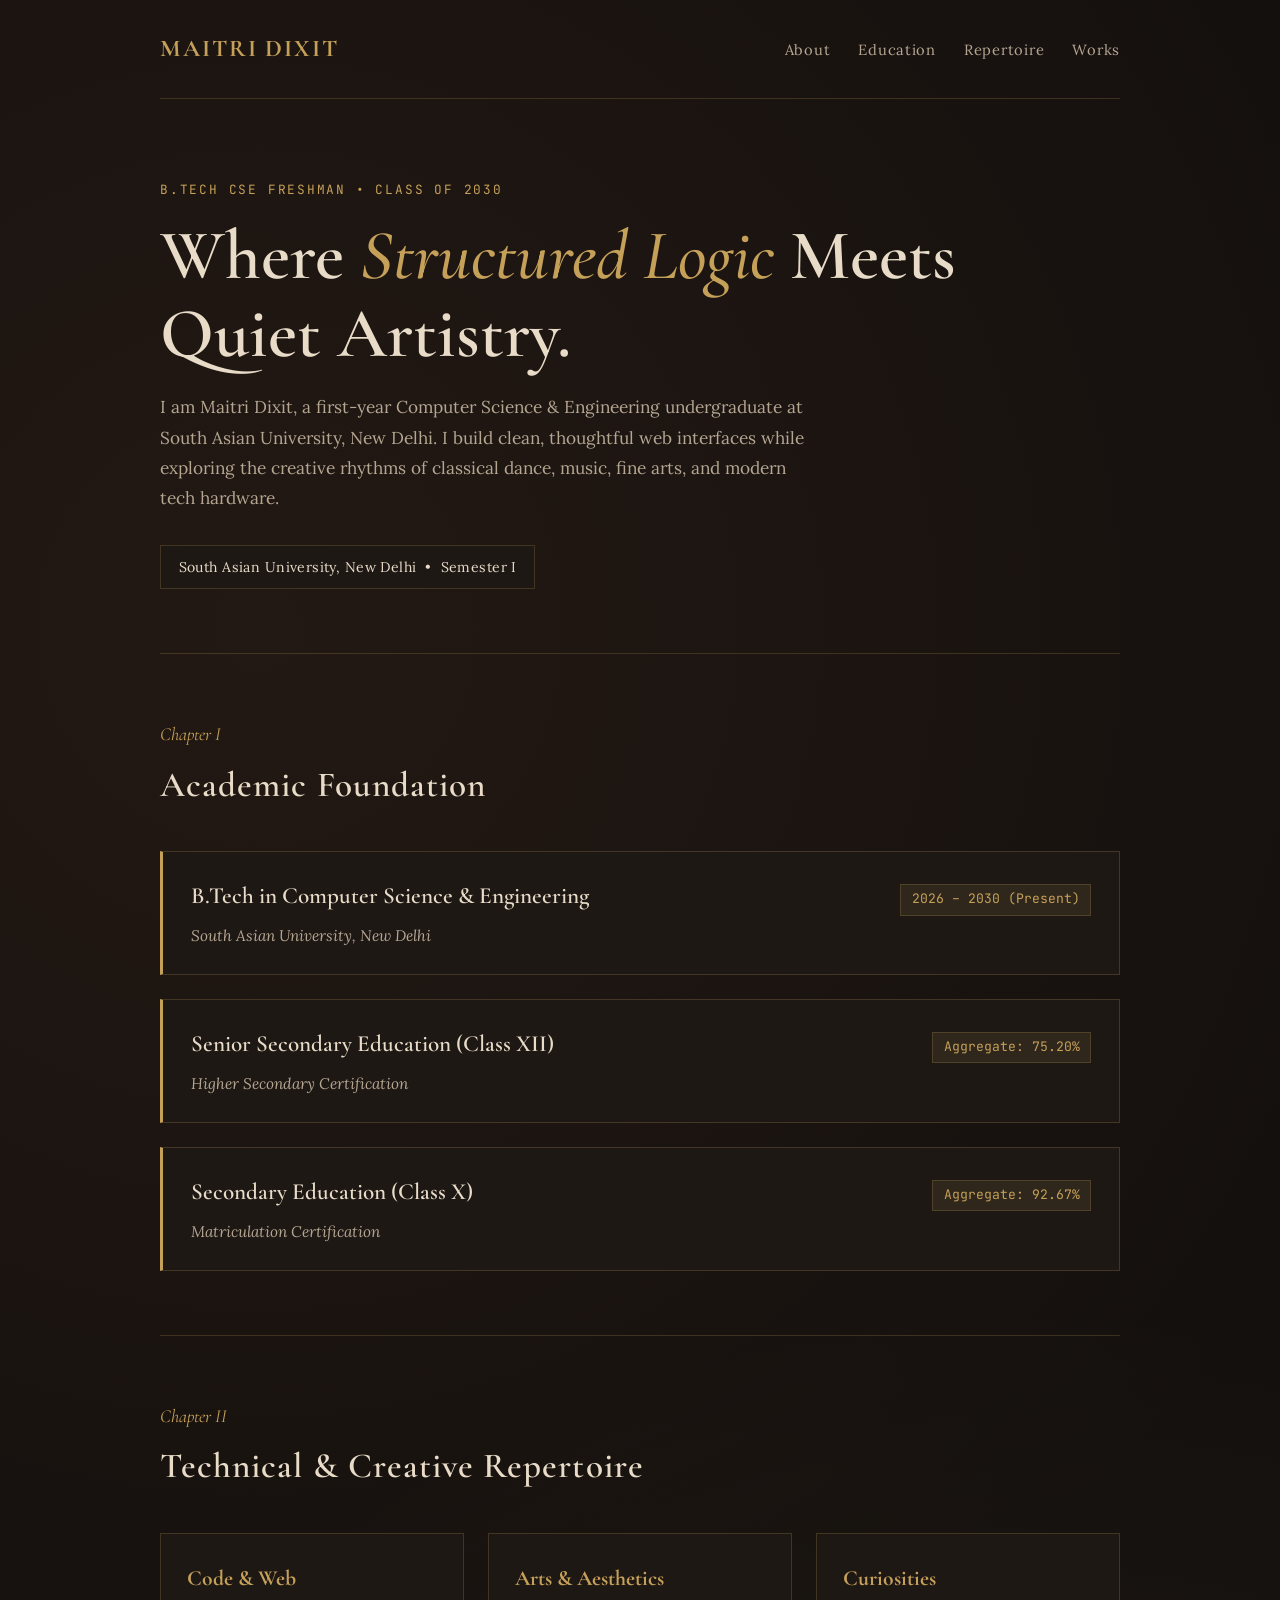
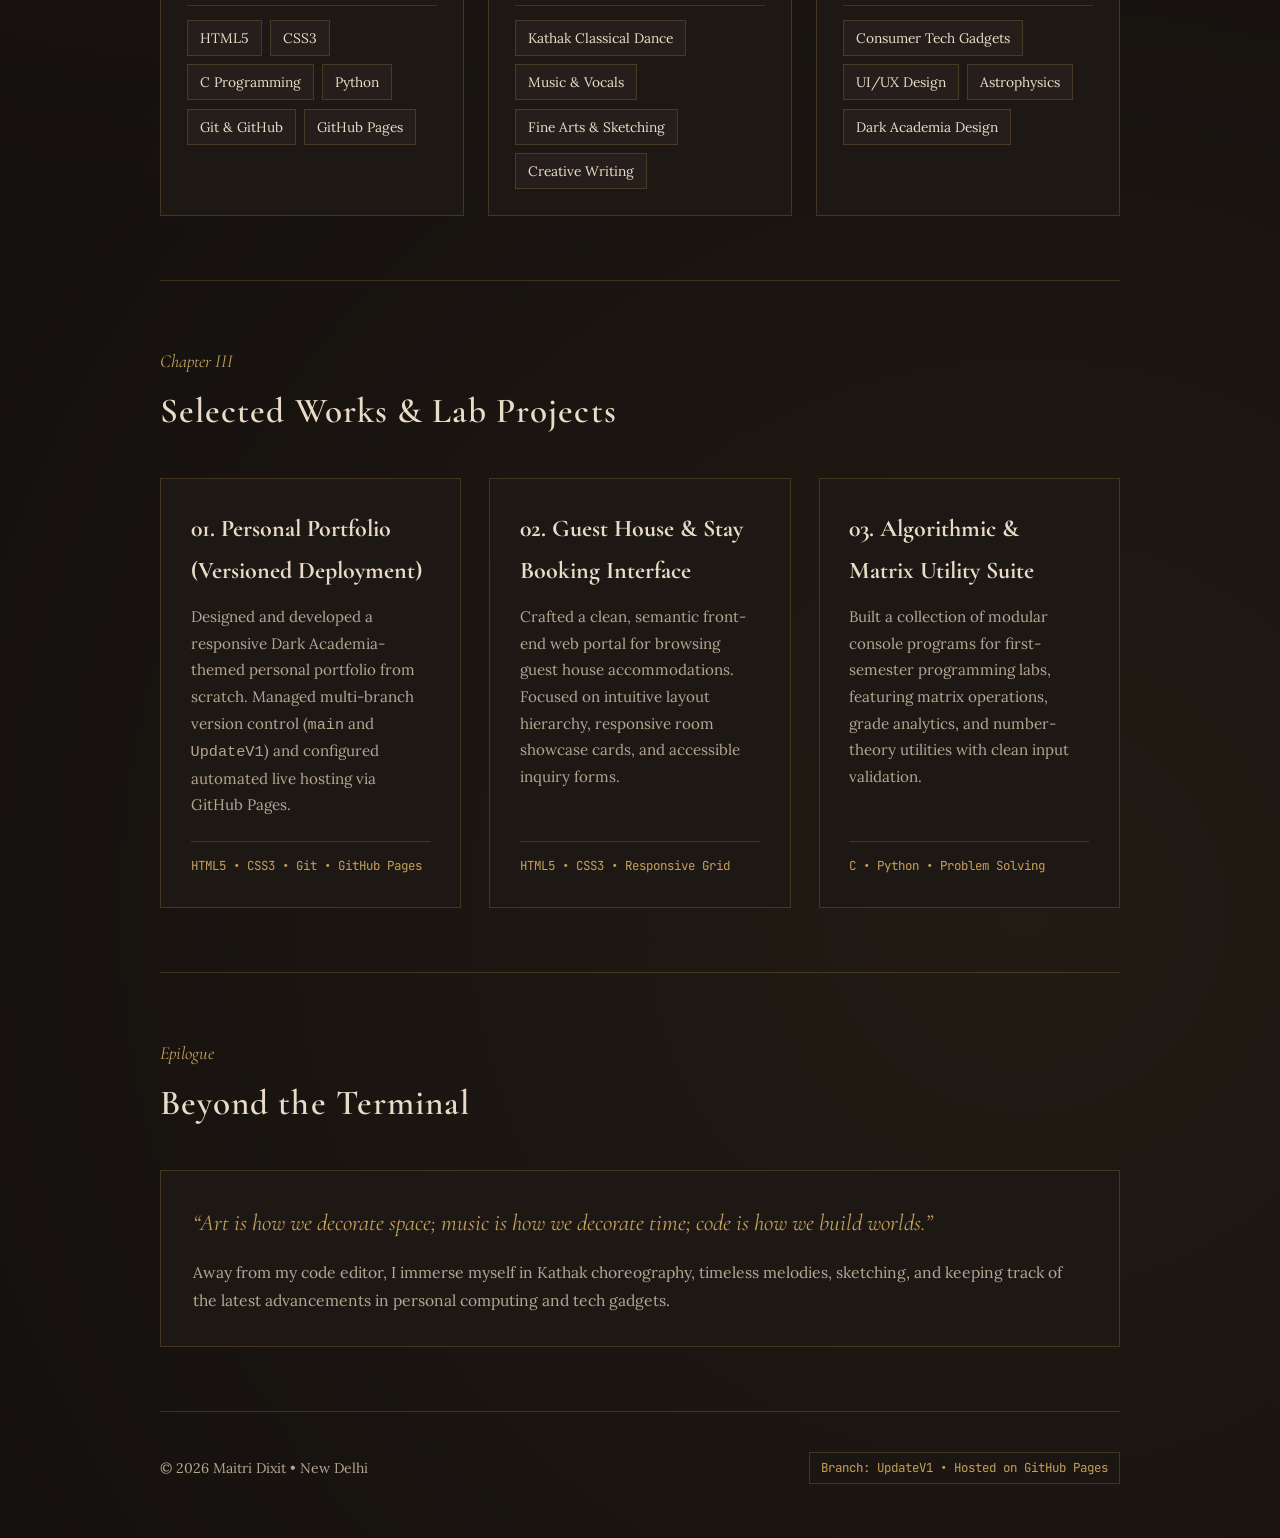
<file: index.html>
<!DOCTYPE html>
<html lang="en">
<head>
  <meta charset="UTF-8" />
  <meta name="viewport" content="width=device-width, initial-scale=1.0" />
  <title>Maitri | Portfolio</title>
  <link rel="preconnect" href="https://fonts.googleapis.com" />
  <link rel="preconnect" href="https://fonts.gstatic.com" crossorigin />
  <link href="https://fonts.googleapis.com/css2?family=Cormorant+Garamond:ital,wght@0,500;0,600;0,700;1,500&family=Lora:ital,wght@0,400;0,500;1,400&family=JetBrains+Mono:wght@400&display=swap" rel="stylesheet" />
  <style>
    :root {
      --bg-primary: #14100e;
      --bg-secondary: #1e1815;
      --bg-card: #251e1a;
      --text-main: #e8dcc8;
      --text-muted: #b5a692;
      --accent-gold: #c5a059;
      --accent-copper: #8c583a;
      --border-subtle: rgba(197, 160, 89, 0.22);
    }

    * {
      margin: 0;
      padding: 0;
      box-sizing: border-box;
      scroll-behavior: smooth;
    }

    body {
      background-color: var(--bg-primary);
      background-image: radial-gradient(circle at 20% 20%, rgba(140, 88, 58, 0.12), transparent 45%),
                        radial-gradient(circle at 80% 80%, rgba(197, 160, 89, 0.08), transparent 45%);
      color: var(--text-main);
      font-family: 'Lora', Georgia, serif;
      line-height: 1.75;
      padding: 0 1.25rem;
    }

    /* Navigation */
    nav {
      max-width: 960px;
      margin: 0 auto;
      padding: 1.75rem 0;
      display: flex;
      justify-content: space-between;
      align-items: center;
      border-bottom: 1px solid var(--border-subtle);
      flex-wrap: wrap;
      gap: 1rem;
    }

    .nav-brand {
      font-family: 'Cormorant Garamond', serif;
      font-size: 1.5rem;
      font-weight: 700;
      letter-spacing: 0.08em;
      color: var(--accent-gold);
      text-transform: uppercase;
      text-decoration: none;
    }

    .nav-links {
      display: flex;
      gap: 1.75rem;
      list-style: none;
    }

    .nav-links a {
      color: var(--text-muted);
      text-decoration: none;
      font-size: 0.92rem;
      letter-spacing: 0.05em;
      transition: color 0.25s ease;
    }

    .nav-links a:hover {
      color: var(--accent-gold);
    }

    /* Main Container */
    main {
      max-width: 960px;
      margin: 0 auto;
    }

    /* Hero Section */
    .hero {
      padding: 5rem 0 4rem;
      border-bottom: 1px solid var(--border-subtle);
    }

    .hero-tag {
      font-family: 'JetBrains Mono', monospace;
      font-size: 0.8rem;
      color: var(--accent-gold);
      letter-spacing: 0.14em;
      text-transform: uppercase;
      margin-bottom: 1rem;
      display: block;
    }

    .hero h1 {
      font-family: 'Cormorant Garamond', serif;
      font-size: clamp(2.8rem, 6vw, 4.4rem);
      font-weight: 600;
      line-height: 1.1;
      color: var(--text-main);
      margin-bottom: 1.25rem;
    }

    .hero h1 span {
      font-style: italic;
      color: var(--accent-gold);
      font-weight: 500;
    }

    .hero p {
      max-width: 650px;
      color: var(--text-muted);
      font-size: 1.08rem;
      margin-bottom: 2rem;
    }

    .hero-meta {
      display: inline-block;
      padding: 0.55rem 1.1rem;
      border: 1px solid var(--border-subtle);
      background-color: var(--bg-secondary);
      font-size: 0.88rem;
      color: var(--text-main);
      letter-spacing: 0.03em;
    }

    /* Section Styling */
    section {
      padding: 4rem 0;
      border-bottom: 1px solid var(--border-subtle);
    }

    .section-header {
      margin-bottom: 2.25rem;
    }

    .section-num {
      font-family: 'Cormorant Garamond', serif;
      font-style: italic;
      color: var(--accent-gold);
      font-size: 1.15rem;
      display: block;
      margin-bottom: 0.2rem;
    }

    h2 {
      font-family: 'Cormorant Garamond', serif;
      font-size: 2.2rem;
      font-weight: 600;
      letter-spacing: 0.03em;
      color: var(--text-main);
    }

    /* Education Timeline */
    .edu-grid {
      display: grid;
      gap: 1.5rem;
    }

    .edu-card {
      background-color: var(--bg-secondary);
      border: 1px solid var(--border-subtle);
      border-left: 3px solid var(--accent-gold);
      padding: 1.5rem 1.75rem;
      transition: transform 0.25s ease, border-color 0.25s ease;
    }

    .edu-card:hover {
      transform: translateY(-2px);
      border-color: var(--accent-gold);
    }

    .edu-top {
      display: flex;
      justify-content: space-between;
      align-items: baseline;
      flex-wrap: wrap;
      gap: 0.5rem;
      margin-bottom: 0.4rem;
    }

    .edu-card h3 {
      font-family: 'Cormorant Garamond', serif;
      font-size: 1.45rem;
      font-weight: 600;
      color: var(--text-main);
    }

    .edu-badge {
      font-family: 'JetBrains Mono', monospace;
      font-size: 0.82rem;
      color: var(--accent-gold);
      background: rgba(197, 160, 89, 0.1);
      padding: 0.2rem 0.65rem;
      border: 1px solid var(--border-subtle);
    }

    .edu-inst {
      color: var(--text-muted);
      font-style: italic;
      font-size: 0.96rem;
    }

    /* Skills & Interests */
    .skills-wrapper {
      display: grid;
      grid-template-columns: repeat(auto-fit, minmax(260px, 1fr));
      gap: 1.5rem;
    }

    .skill-box {
      background-color: var(--bg-secondary);
      border: 1px solid var(--border-subtle);
      padding: 1.6rem;
    }

    .skill-box h3 {
      font-family: 'Cormorant Garamond', serif;
      font-size: 1.35rem;
      color: var(--accent-gold);
      margin-bottom: 0.9rem;
      border-bottom: 1px solid var(--border-subtle);
      padding-bottom: 0.45rem;
    }

    .tag-list {
      display: flex;
      flex-wrap: wrap;
      gap: 0.55rem;
    }

    .tag {
      font-size: 0.86rem;
      padding: 0.3rem 0.75rem;
      background-color: var(--bg-card);
      border: 1px solid var(--border-subtle);
      color: var(--text-main);
    }

    /* Projects */
    .project-grid {
      display: grid;
      grid-template-columns: repeat(auto-fit, minmax(280px, 1fr));
      gap: 1.75rem;
    }

    .project-card {
      background-color: var(--bg-secondary);
      border: 1px solid var(--border-subtle);
      padding: 1.85rem;
      display: flex;
      flex-direction: column;
      justify-content: space-between;
      transition: transform 0.25s ease, box-shadow 0.25s ease;
    }

    .project-card:hover {
      transform: translateY(-4px);
      box-shadow: 0 10px 25px rgba(0, 0, 0, 0.45);
      border-color: var(--accent-gold);
    }

    .project-card h3 {
      font-family: 'Cormorant Garamond', serif;
      font-size: 1.5rem;
      color: var(--text-main);
      margin-bottom: 0.75rem;
    }

    .project-card p {
      color: var(--text-muted);
      font-size: 0.95rem;
      margin-bottom: 1.35rem;
    }

    .project-stack {
      font-family: 'JetBrains Mono', monospace;
      font-size: 0.78rem;
      color: var(--accent-gold);
      border-top: 1px solid var(--border-subtle);
      padding-top: 0.85rem;
    }

    /* Beyond the Screen */
    .curiosities {
      background-color: var(--bg-secondary);
      border: 1px solid var(--border-subtle);
      padding: 2rem;
      position: relative;
    }

    .curiosities blockquote {
      font-family: 'Cormorant Garamond', serif;
      font-size: 1.45rem;
      font-style: italic;
      color: var(--accent-gold);
      margin-bottom: 1rem;
    }

    .curiosities p {
      color: var(--text-muted);
      font-size: 0.98rem;
    }

    /* Footer */
    footer {
      max-width: 960px;
      margin: 0 auto;
      padding: 2.5rem 0 3.5rem;
      display: flex;
      justify-content: space-between;
      align-items: center;
      flex-wrap: wrap;
      gap: 1rem;
      color: var(--text-muted);
      font-size: 0.88rem;
    }

    .version-pill {
      font-family: 'JetBrains Mono', monospace;
      font-size: 0.78rem;
      color: var(--accent-gold);
      border: 1px solid var(--border-subtle);
      padding: 0.25rem 0.7rem;
    }

    @media (max-width: 600px) {
      .hero { padding: 3.5rem 0 3rem; }
      section { padding: 3rem 0; }
      .nav-links { gap: 1.1rem; }
    }
  </style>
</head>
<body>

  <nav>
    <a href="#" class="nav-brand">Maitri Dixit</a>
    <ul class="nav-links">
      <li><a href="#about">About</a></li>
      <li><a href="#education">Education</a></li>
      <li><a href="#skills">Repertoire</a></li>
      <li><a href="#projects">Works</a></li>
    </ul>
  </nav>

  <main>
    <!-- Hero -->
    <header class="hero" id="about">
      <span class="hero-tag">B.Tech CSE Freshman • Class of 2030</span>
      <h1>Where <span>Structured Logic</span> Meets Quiet Artistry.</h1>
      <p>
        I am Maitri Dixit, a first-year Computer Science & Engineering undergraduate at South Asian University, New Delhi. I build clean, thoughtful web interfaces while exploring the creative rhythms of classical dance, music, fine arts, and modern tech hardware.
      </p>
      <div class="hero-meta">
        South Asian University, New Delhi &nbsp;•&nbsp; Semester I
      </div>
    </header>

    <!-- Education -->
    <section id="education">
      <div class="section-header">
        <span class="section-num">Chapter I</span>
        <h2>Academic Foundation</h2>
      </div>
      <div class="edu-grid">
        <div class="edu-card">
          <div class="edu-top">
            <h3>B.Tech in Computer Science & Engineering</h3>
            <span class="edu-badge">2026 – 2030 (Present)</span>
          </div>
          <p class="edu-inst">South Asian University, New Delhi</p>
        </div>

        <div class="edu-card">
          <div class="edu-top">
            <h3>Senior Secondary Education (Class XII)</h3>
            <span class="edu-badge">Aggregate: 75.20%</span>
          </div>
          <p class="edu-inst">Higher Secondary Certification</p>
        </div>

        <div class="edu-card">
          <div class="edu-top">
            <h3>Secondary Education (Class X)</h3>
            <span class="edu-badge">Aggregate: 92.67%</span>
          </div>
          <p class="edu-inst">Matriculation Certification</p>
        </div>
      </div>
    </section>

    <!-- Skills & Interests -->
    <section id="skills">
      <div class="section-header">
        <span class="section-num">Chapter II</span>
        <h2>Technical & Creative Repertoire</h2>
      </div>
      <div class="skills-wrapper">
        <div class="skill-box">
          <h3>Code & Web</h3>
          <div class="tag-list">
            <span class="tag">HTML5</span>
            <span class="tag">CSS3</span>
            <span class="tag">C Programming</span>
            <span class="tag">Python</span>
            <span class="tag">Git & GitHub</span>
            <span class="tag">GitHub Pages</span>
          </div>
        </div>

        <div class="skill-box">
          <h3>Arts & Aesthetics</h3>
          <div class="tag-list">
            <span class="tag">Kathak Classical Dance</span>
            <span class="tag">Music & Vocals</span>
            <span class="tag">Fine Arts & Sketching</span>
            <span class="tag">Creative Writing</span>
          </div>
        </div>

        <div class="skill-box">
          <h3>Curiosities</h3>
          <div class="tag-list">
            <span class="tag">Consumer Tech Gadgets</span>
            <span class="tag">UI/UX Design</span>
            <span class="tag">Astrophysics</span>
            <span class="tag">Dark Academia Design</span>
          </div>
        </div>
      </div>
    </section>

    <!-- Projects -->
    <section id="projects">
      <div class="section-header">
        <span class="section-num">Chapter III</span>
        <h2>Selected Works & Lab Projects</h2>
      </div>
      <div class="project-grid">
        <article class="project-card">
          <div>
            <h3>01. Personal Portfolio (Versioned Deployment)</h3>
            <p>
              Designed and developed a responsive Dark Academia-themed personal portfolio from scratch. Managed multi-branch version control (<code>main</code> and <code>UpdateV1</code>) and configured automated live hosting via GitHub Pages.
            </p>
          </div>
          <div class="project-stack">HTML5 • CSS3 • Git • GitHub Pages</div>
        </article>

        <article class="project-card">
          <div>
            <h3>02. Guest House & Stay Booking Interface</h3>
            <p>
              Crafted a clean, semantic front-end web portal for browsing guest house accommodations. Focused on intuitive layout hierarchy, responsive room showcase cards, and accessible inquiry forms.
            </p>
          </div>
          <div class="project-stack">HTML5 • CSS3 • Responsive Grid</div>
        </article>

        <article class="project-card">
          <div>
            <h3>03. Algorithmic & Matrix Utility Suite</h3>
            <p>
              Built a collection of modular console programs for first-semester programming labs, featuring matrix operations, grade analytics, and number-theory utilities with clean input validation.
            </p>
          </div>
          <div class="project-stack">C • Python • Problem Solving</div>
        </article>
      </div>
    </section>

    <!-- Beyond the Screen -->
    <section>
      <div class="section-header">
        <span class="section-num">Epilogue</span>
        <h2>Beyond the Terminal</h2>
      </div>
      <div class="curiosities">
        <blockquote>“Art is how we decorate space; music is how we decorate time; code is how we build worlds.”</blockquote>
        <p>
          Away from my code editor, I immerse myself in Kathak choreography, timeless melodies, sketching, and keeping track of the latest advancements in personal computing and tech gadgets.
        </p>
      </div>
    </section>
  </main>

  <footer>
    <span>© 2026 Maitri Dixit • New Delhi</span>
    <span class="version-pill">Branch: UpdateV1 • Hosted on GitHub Pages</span>
  </footer>

</body>
</html>
</file>
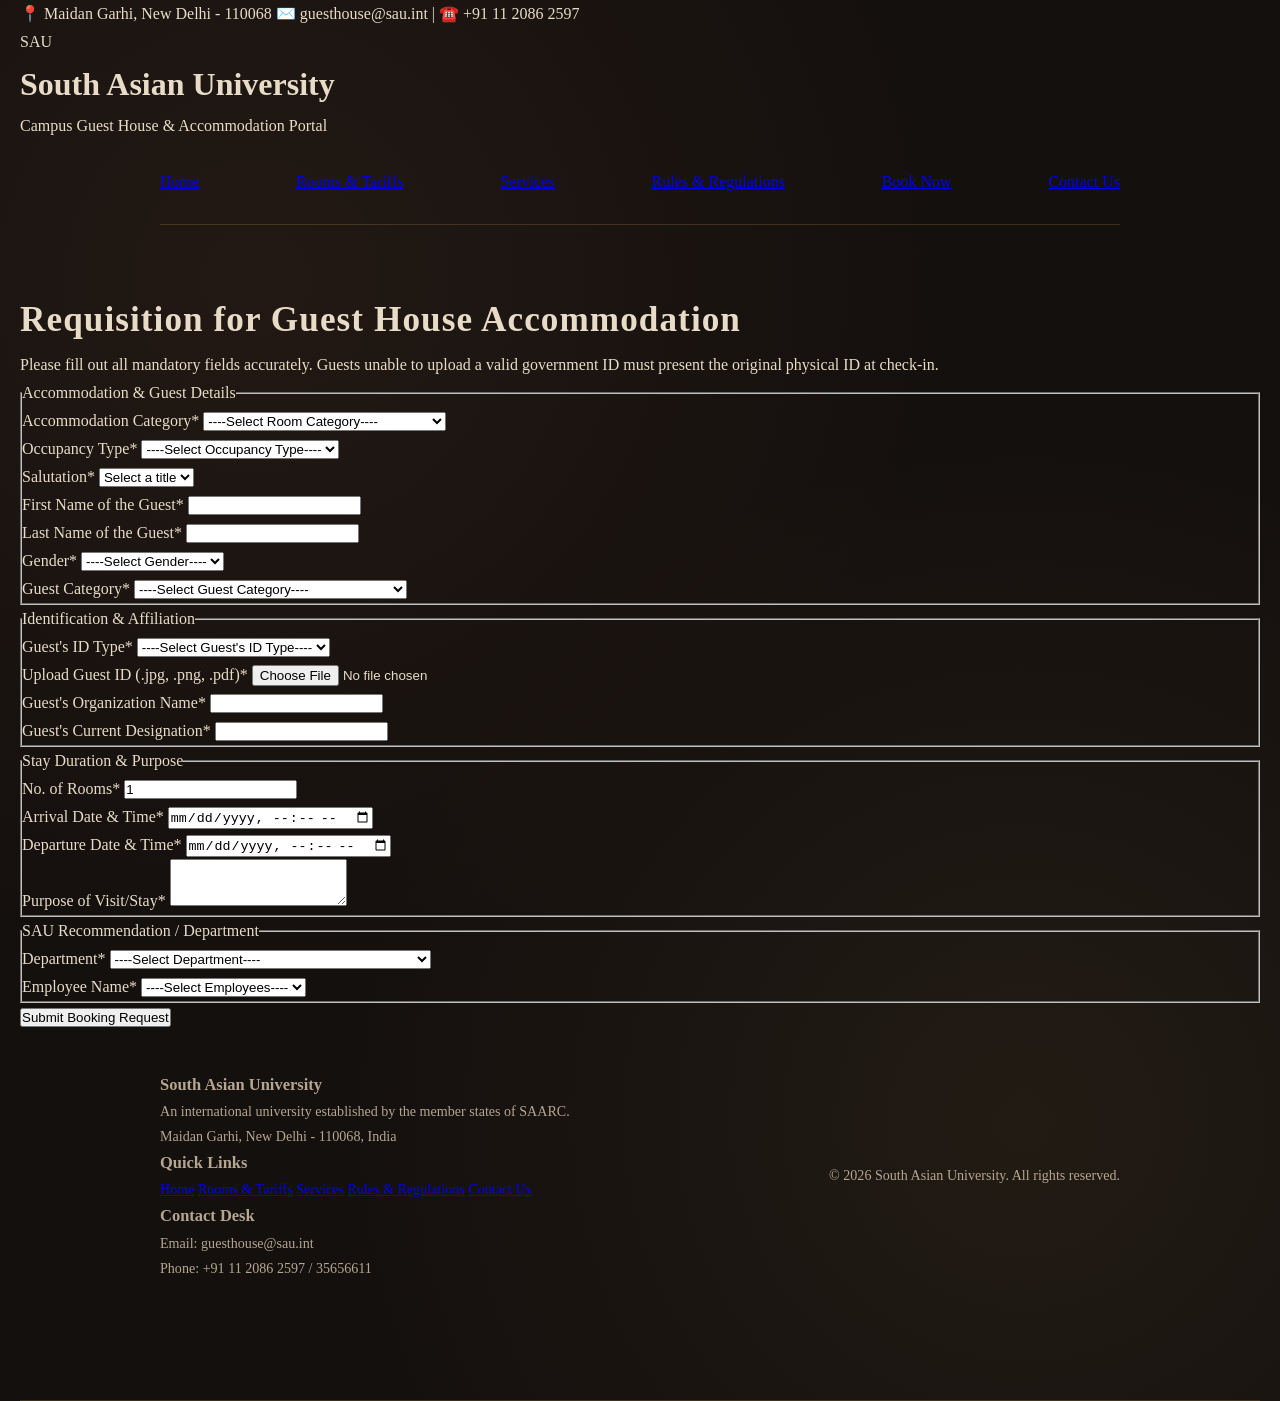
<file: booking.html>
<!DOCTYPE html>
<html lang="en">
<head>
    <meta charset="UTF-8">
    <meta name="viewport" content="width=device-width, initial-scale=1.0">
    <title>Book Accommodation - SAU Guest House</title>
    <link rel="stylesheet" href="style.css">
</head>
<body>
     <!-- Top Institutional Bar -->
    <div class="top-bar">
        <div class="top-bar-content">
            <span>📍 Maidan Garhi, New Delhi - 110068</span>
            <span>✉️ guesthouse@sau.int | ☎️ +91 11 2086 2597</span>
        </div>
    </div>
    <!-- Header / Navigation -->
    <header>
        <div class="logo-container">
            <div class="logo">SAU</div>
            <div class="title">
                <h1>South Asian University</h1>
                <p>Campus Guest House & Accommodation Portal</p>
            </div>
        </div>
        <nav>
            <a href="index.html">Home</a>
            <a href="index.html#rooms">Rooms & Tariffs</a>
            <a href="services.html">Services</a>
            <a href="rules.html">Rules & Regulations</a>
            <a href="booking.html" class="active">Book Now</a>
            <a href="contacts.html">Contact Us</a>
        </nav>
    </header>

    <!-- Booking Form Section -->
    <section class="booking-section">
        <div class="container">
            <h2>Requisition for Guest House Accommodation</h2>
            <p>Please fill out all mandatory fields accurately. Guests unable to upload a valid government ID must present the original physical ID at check-in.</p>
            
            <form action="#" method="POST" enctype="multipart/form-data" class="booking-form">
                
                <!-- Accommodation Details -->
                <fieldset>
                    <legend>Accommodation & Guest Details</legend>
                    
                    <div class="form-group">
                        <label for="room_category">Accommodation Category*</label>
                        <select id="room_category" name="room_category" required>
                            <option value="">----Select Room Category----</option>
                            <option value="Standard">Standard (₹1,500 / night)</option>
                            <option value="Deluxe">Deluxe Double Room (₹2,500 / night)</option>
                            <option value="VIP">Executive VIP Suite (₹4,000 / night)</option>
                        </select>
                    </div>

                    <div class="form-group">
                        <label for="occupancy_type">Occupancy Type*</label>
                        <select id="occupancy_type" name="occupancy_type" required>
                            <option value="">----Select Occupancy Type----</option>
                            <option value="Single">Single</option>
                            <option value="Double">Double</option>
                        </select>
                    </div>

                    <div class="form-row">
                        <div class="form-group">
                            <label for="salutation">Salutation*</label>
                            <select id="salutation" name="salutation" required>
                                <option value="">Select a title</option>
                                <option value="Mr">Mr.</option>
                                <option value="Mrs">Mrs.</option>
                                <option value="Ms">Ms.</option>
                                <option value="Dr">Dr.</option>
                                <option value="Prof">Prof.</option>
                            </select>
                        </div>
                        <div class="form-group">
                            <label for="first_name">First Name of the Guest*</label>
                            <input type="text" id="first_name" name="first_name" required>
                        </div>
                        <div class="form-group">
                            <label for="last_name">Last Name of the Guest*</label>
                            <input type="text" id="last_name" name="last_name" required>
                        </div>
                    </div>

                    <div class="form-row">
                        <div class="form-group">
                            <label for="gender">Gender*</label>
                            <select id="gender" name="gender" required>
                                <option value="">----Select Gender----</option>
                                <option value="Female">Female</option>
                                <option value="Male">Male</option>
                                <option value="Others">Others</option>
                            </select>
                        </div>
                        <div class="form-group">
                            <label for="guest_category">Guest Category*</label>
                            <select id="guest_category" name="guest_category" required>
                                <option value="">----Select Guest Category----</option>
                                <option value="University Guests">University Guests / Invitees</option>
                                <option value="Parents">Parents / Guardians of the Students</option>
                                <option value="Students">Students from another institutes</option>
                                <option value="Faculty Family">Faculty and Staff's guest / family members</option>
                                <option value="Private Guests">Permitted Private Guests</option>
                            </select>
                        </div>
                    </div>
                </fieldset>

                <!-- Identification & Organization -->
                <fieldset>
                    <legend>Identification & Affiliation</legend>
                    <div class="form-row">
                        <div class="form-group">
                            <label for="id_type">Guest's ID Type*</label>
                            <select id="id_type" name="id_type" required>
                                <option value="">----Select Guest's ID Type----</option>
                                <option value="Aadhaar">Aadhaar</option>
                                <option value="Passport">Passport</option>
                                <option value="Driving License">Driving License</option>
                                <option value="Voter ID">Voter ID</option>
                                <option value="Institute ID">Institute ID</option>
                            </select>
                        </div>
                        <div class="form-group">
                            <label for="guest_id_file">Upload Guest ID (.jpg, .png, .pdf)*</label>
                            <input type="file" id="guest_id_file" name="guest_id_file" accept=".jpg, .png, .pdf" required>
                        </div>
                    </div>

                    <div class="form-row">
                        <div class="form-group">
                            <label for="org_name">Guest's Organization Name*</label>
                            <input type="text" id="org_name" name="org_name" required>
                        </div>
                        <div class="form-group">
                            <label for="designation">Guest's Current Designation*</label>
                            <input type="text" id="designation" name="designation" required>
                        </div>
                    </div>
                </fieldset>

                <!-- Stay Schedule & Purpose -->
                <fieldset>
                    <legend>Stay Duration & Purpose</legend>
                    <div class="form-row">
                        <div class="form-group">
                            <label for="num_rooms">No. of Rooms*</label>
                            <input type="number" id="num_rooms" name="num_rooms" min="1" value="1" required>
                        </div>
                        <div class="form-group">
                            <label for="arrival">Arrival Date & Time*</label>
                            <input type="datetime-local" id="arrival" name="arrival" required>
                        </div>
                        <div class="form-group">
                            <label for="departure">Departure Date & Time*</label>
                            <input type="datetime-local" id="departure" name="departure" required>
                        </div>
                    </div>
                    <div class="form-group">
                        <label for="purpose">Purpose of Visit/Stay*</label>
                        <textarea id="purpose" name="purpose" rows="3" required></textarea>
                    </div>
                </fieldset>

                <!-- SAU Recommender Details -->
                <fieldset>
                    <legend>SAU Recommendation / Department</legend>
                    <div class="form-row">
                        <div class="form-group">
                            <label for="department">Department*</label>
                            <select id="department" name="department" required>
                                <option value="">----Select Department----</option>
                                <option value="Computer Science">Department of Computer Science and Engineering</option>
                                <option value="Economics">Faculty of Economics</option>
                                <option value="Legal Studies">Faculty of Legal Studies</option>
                                <option value="ICT">Information and Communications Technology</option>
                                <option value="Registrar">REGISTRAR'S OFFICE</option>
                            </select>
                        </div>
                        <div class="form-group">
                            <label for="employee_name">Employee Name*</label>
                            <select id="employee_name" name="employee_name" required>
                                <option value="">----Select Employees----</option>
                                <option value="Dr_Navnit">Dr. Navnit Jha</option>
                                <option value="Dr_Amit">Dr. Amit Kumar Shukla</option>
                            </select>
                        </div>
                    </div>
                </fieldset>

                <!-- Centered Submit Button -->
                <div class="form-submit">
                    <button type="submit" class="btn-primary">Submit Booking Request</button>
                </div>
            </form>
        </div>

    <!-- Footer -->
    <footer>
        <div class="footer-content">
            <div class="footer-col">
                <h3>South Asian University</h3>
                <p>An international university established by the member states of SAARC.</p>
                <p>Maidan Garhi, New Delhi - 110068, India</p>
            </div>
            <div class="footer-col">
                <h3>Quick Links</h3>
                <a href="index.html#home">Home</a>
                <a href="index.html#rooms">Rooms & Tariffs</a>
                <a href="services.html">Services</a>
                <a href="rules.html">Rules & Regulations</a>
                <a href="contacts.html">Contact Us</a>
            </div>
            <div class="footer-col">
                <h3>Contact Desk</h3>
                <p>Email: guesthouse@sau.int</p>
                <p>Phone: +91 11 2086 2597 / 35656611</p>
            </div>
        </div>
        <div class="copyright">
            <p>&copy; 2026 South Asian University. All rights reserved.</p>
        </div>
    </footer>
</body>
</html>
</file>
<file: style.css>
:root {
  --bg-primary: #14100e;
  --bg-secondary: #1e1815;
  --bg-card: #251e1a;
  --text-main: #e8dcc8;
  --text-muted: #b5a692;
  --accent-gold: #c5a059;
  --accent-copper: #8c583a;
  --border-subtle: rgba(197, 160, 89, 0.22);
}

* {
  margin: 0;
  padding: 0;
  box-sizing: border-box;
  scroll-behavior: smooth;
}

body {
  background-color: var(--bg-primary);
  background-image: radial-gradient(circle at 20% 20%, rgba(140, 88, 58, 0.12), transparent 45%),
                    radial-gradient(circle at 80% 80%, rgba(197, 160, 89, 0.08), transparent 45%);
  color: var(--text-main);
  font-family: 'Lora', Georgia, serif;
  line-height: 1.75;
  padding: 0 1.25rem;
}

/* Navigation */
nav {
  max-width: 960px;
  margin: 0 auto;
  padding: 1.75rem 0;
  display: flex;
  justify-content: space-between;
  align-items: center;
  border-bottom: 1px solid var(--border-subtle);
  flex-wrap: wrap;
  gap: 1rem;
}

.nav-brand {
  font-family: 'Cormorant Garamond', serif;
  font-size: 1.5rem;
  font-weight: 700;
  letter-spacing: 0.08em;
  color: var(--accent-gold);
  text-transform: uppercase;
  text-decoration: none;
}

.nav-links {
  display: flex;
  gap: 1.75rem;
  list-style: none;
}

.nav-links a {
  color: var(--text-muted);
  text-decoration: none;
  font-size: 0.92rem;
  letter-spacing: 0.05em;
  transition: color 0.25s ease;
}

.nav-links a:hover {
  color: var(--accent-gold);
}

/* Main Container */
main {
  max-width: 960px;
  margin: 0 auto;
}

/* Hero Section */
.hero {
  padding: 5rem 0 4rem;
  border-bottom: 1px solid var(--border-subtle);
}

.hero-tag {
  font-family: 'JetBrains Mono', monospace;
  font-size: 0.8rem;
  color: var(--accent-gold);
  letter-spacing: 0.14em;
  text-transform: uppercase;
  margin-bottom: 1rem;
  display: block;
}

.hero h1 {
  font-family: 'Cormorant Garamond', serif;
  font-size: clamp(2.8rem, 6vw, 4.4rem);
  font-weight: 600;
  line-height: 1.1;
  color: var(--text-main);
  margin-bottom: 1.25rem;
}

.hero h1 span {
  font-style: italic;
  color: var(--accent-gold);
  font-weight: 500;
}

.hero p {
  max-width: 650px;
  color: var(--text-muted);
  font-size: 1.08rem;
  margin-bottom: 2rem;
}

.hero-meta {
  display: inline-block;
  padding: 0.55rem 1.1rem;
  border: 1px solid var(--border-subtle);
  background-color: var(--bg-secondary);
  font-size: 0.88rem;
  color: var(--text-main);
  letter-spacing: 0.03em;
}

/* Section Styling */
section {
  padding: 4rem 0;
  border-bottom: 1px solid var(--border-subtle);
}

.section-header {
  margin-bottom: 2.25rem;
}

.section-num {
  font-family: 'Cormorant Garamond', serif;
  font-style: italic;
  color: var(--accent-gold);
  font-size: 1.15rem;
  display: block;
  margin-bottom: 0.2rem;
}

h2 {
  font-family: 'Cormorant Garamond', serif;
  font-size: 2.2rem;
  font-weight: 600;
  letter-spacing: 0.03em;
  color: var(--text-main);
}

/* Education Timeline */
.edu-grid {
  display: grid;
  gap: 1.5rem;
}

.edu-card {
  background-color: var(--bg-secondary);
  border: 1px solid var(--border-subtle);
  border-left: 3px solid var(--accent-gold);
  padding: 1.5rem 1.75rem;
  transition: transform 0.25s ease, border-color 0.25s ease;
}

.edu-card:hover {
  transform: translateY(-2px);
  border-color: var(--accent-gold);
}

.edu-top {
  display: flex;
  justify-content: space-between;
  align-items: baseline;
  flex-wrap: wrap;
  gap: 0.5rem;
  margin-bottom: 0.4rem;
}

.edu-card h3 {
  font-family: 'Cormorant Garamond', serif;
  font-size: 1.45rem;
  font-weight: 600;
  color: var(--text-main);
}

.edu-badge {
  font-family: 'JetBrains Mono', monospace;
  font-size: 0.82rem;
  color: var(--accent-gold);
  background: rgba(197, 160, 89, 0.1);
  padding: 0.2rem 0.65rem;
  border: 1px solid var(--border-subtle);
}

.edu-inst {
  color: var(--text-muted);
  font-style: italic;
  font-size: 0.96rem;
}

/* Skills & Interests */
.skills-wrapper {
  display: grid;
  grid-template-columns: repeat(auto-fit, minmax(260px, 1fr));
  gap: 1.5rem;
}

.skill-box {
  background-color: var(--bg-secondary);
  border: 1px solid var(--border-subtle);
  padding: 1.6rem;
}

.skill-box h3 {
  font-family: 'Cormorant Garamond', serif;
  font-size: 1.35rem;
  color: var(--accent-gold);
  margin-bottom: 0.9rem;
  border-bottom: 1px solid var(--border-subtle);
  padding-bottom: 0.45rem;
}

.tag-list {
  display: flex;
  flex-wrap: wrap;
  gap: 0.55rem;
}

.tag {
  font-size: 0.86rem;
  padding: 0.3rem 0.75rem;
  background-color: var(--bg-card);
  border: 1px solid var(--border-subtle);
  color: var(--text-main);
}

/* Projects */
.project-grid {
  display: grid;
  grid-template-columns: repeat(auto-fit, minmax(280px, 1fr));
  gap: 1.75rem;
}

.project-card {
  background-color: var(--bg-secondary);
  border: 1px solid var(--border-subtle);
  padding: 1.85rem;
  display: flex;
  flex-direction: column;
  justify-content: space-between;
  transition: transform 0.25s ease, box-shadow 0.25s ease;
}

.project-card:hover {
  transform: translateY(-4px);
  box-shadow: 0 10px 25px rgba(0, 0, 0, 0.45);
  border-color: var(--accent-gold);
}

.project-card h3 {
  font-family: 'Cormorant Garamond', serif;
  font-size: 1.5rem;
  color: var(--text-main);
  margin-bottom: 0.75rem;
}

.project-card p {
  color: var(--text-muted);
  font-size: 0.95rem;
  margin-bottom: 1.35rem;
}

.project-stack {
  font-family: 'JetBrains Mono', monospace;
  font-size: 0.78rem;
  color: var(--accent-gold);
  border-top: 1px solid var(--border-subtle);
  padding-top: 0.85rem;
}

/* Beyond the Screen */
.curiosities {
  background-color: var(--bg-secondary);
  border: 1px solid var(--border-subtle);
  padding: 2rem;
  position: relative;
}

.curiosities blockquote {
  font-family: 'Cormorant Garamond', serif;
  font-size: 1.45rem;
  font-style: italic;
  color: var(--accent-gold);
  margin-bottom: 1rem;
}

.curiosities p {
  color: var(--text-muted);
  font-size: 0.98rem;
}

/* Footer */
footer {
  max-width: 960px;
  margin: 0 auto;
  padding: 2.5rem 0 3.5rem;
  display: flex;
  justify-content: space-between;
  align-items: center;
  flex-wrap: wrap;
  gap: 1rem;
  color: var(--text-muted);
  font-size: 0.88rem;
}

.version-pill {
  font-family: 'JetBrains Mono', monospace;
  font-size: 0.78rem;
  color: var(--accent-gold);
  border: 1px solid var(--border-subtle);
  padding: 0.25rem 0.7rem;
}

@media (max-width: 600px) {
  .hero { padding: 3.5rem 0 3rem; }
  section { padding: 3rem 0; }
  .nav-links { gap: 1.1rem; }
}
</file>
